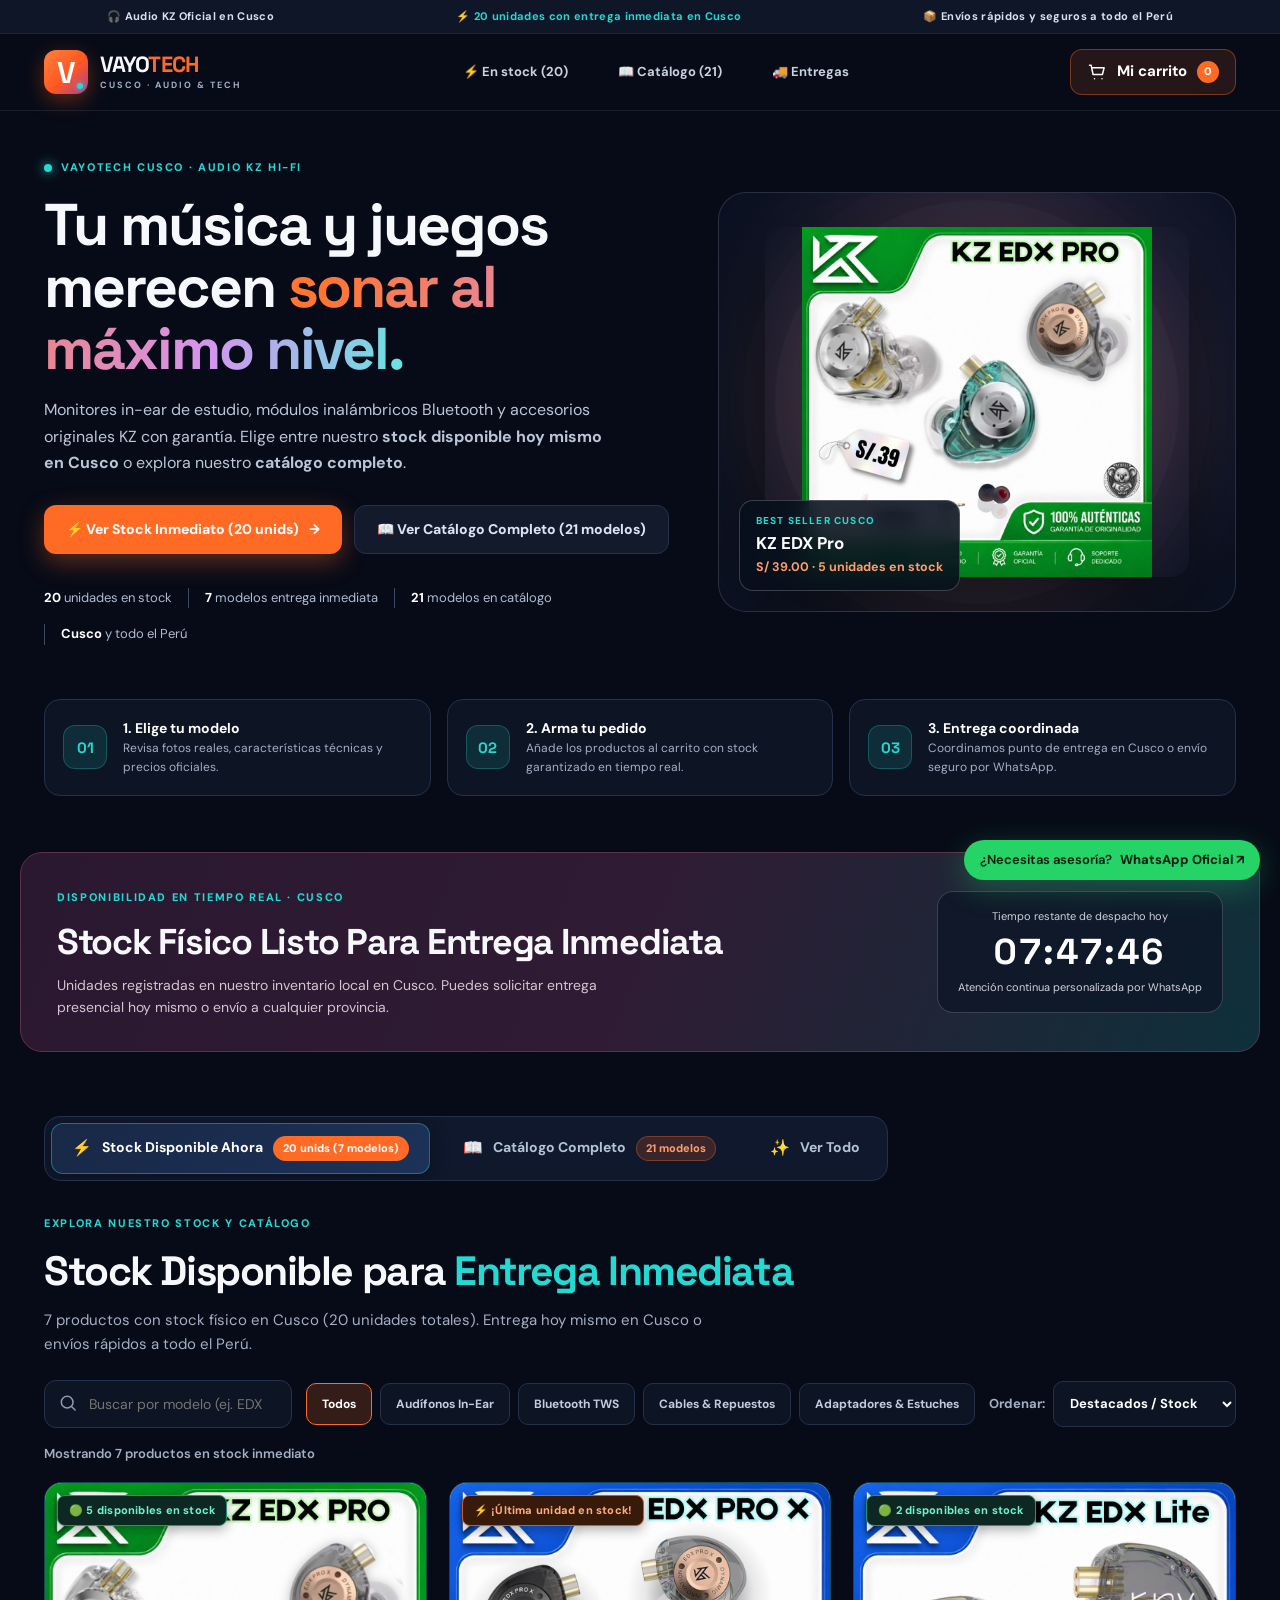
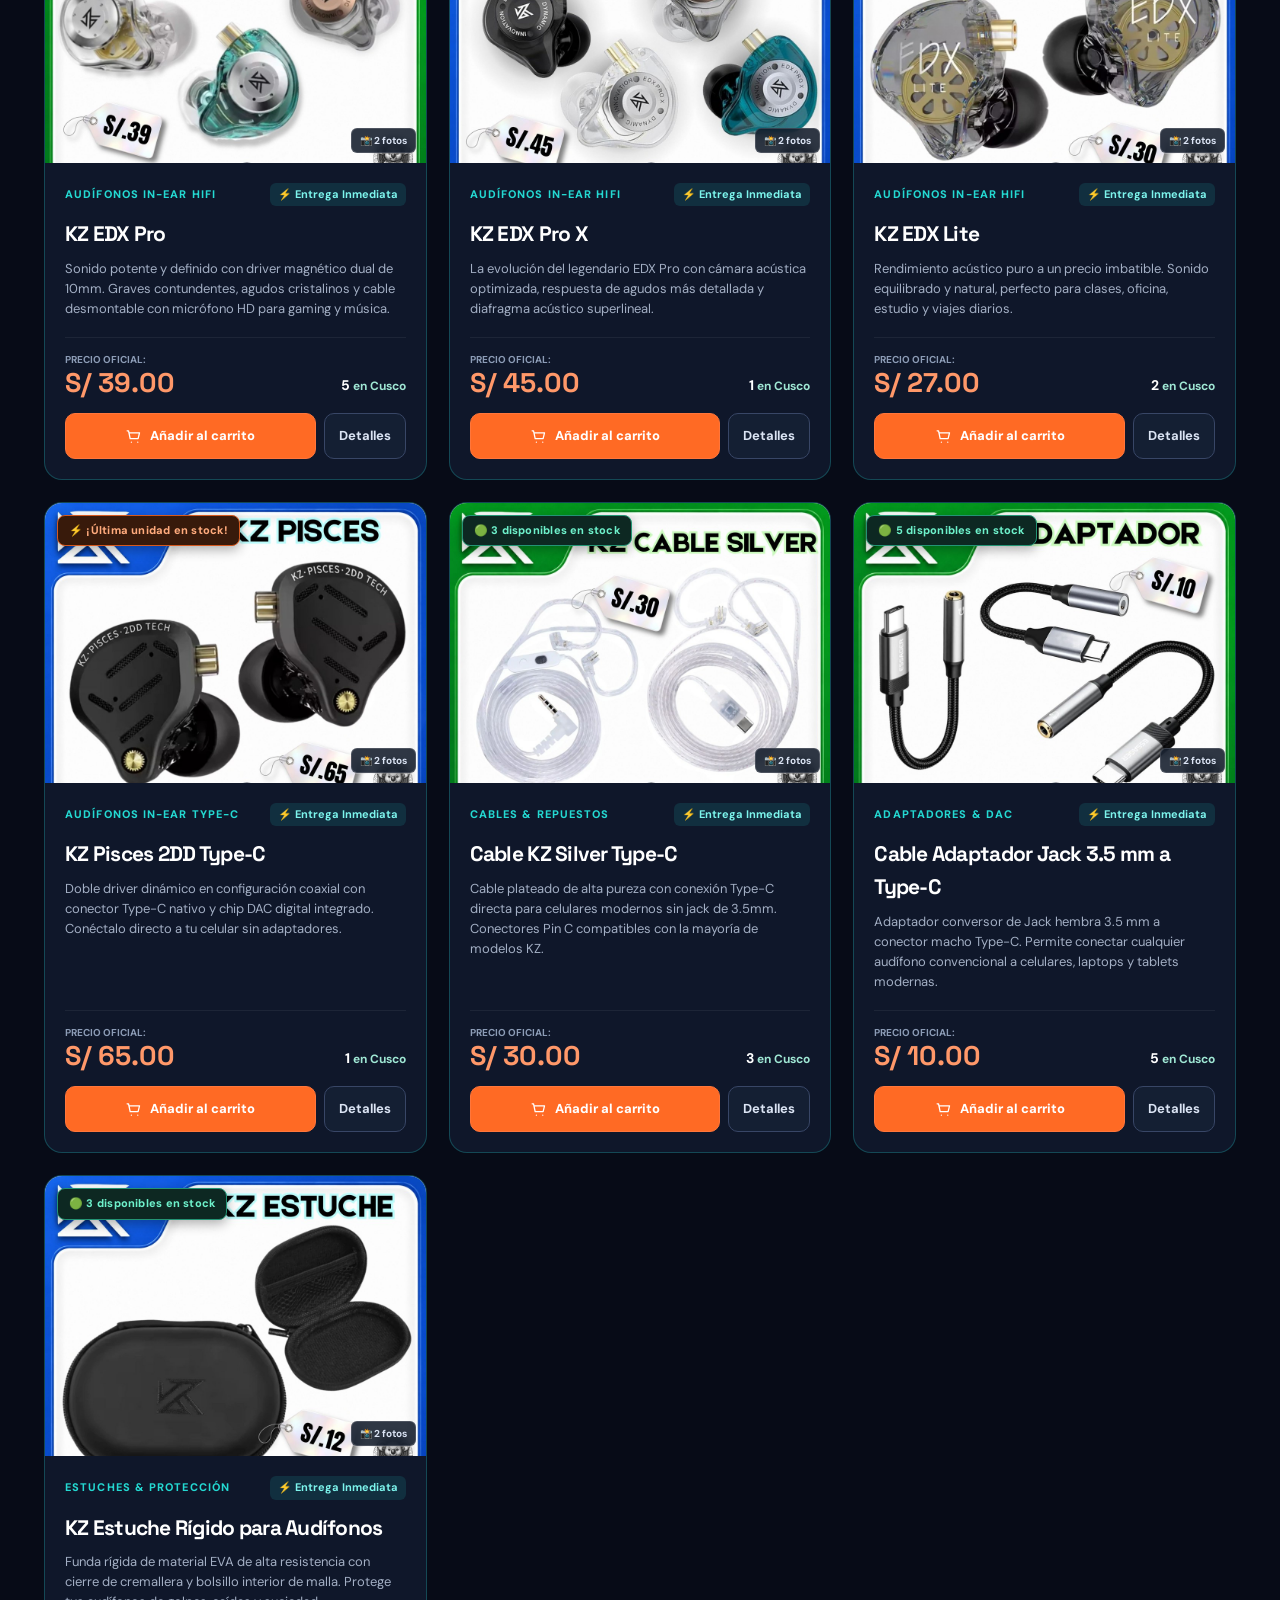
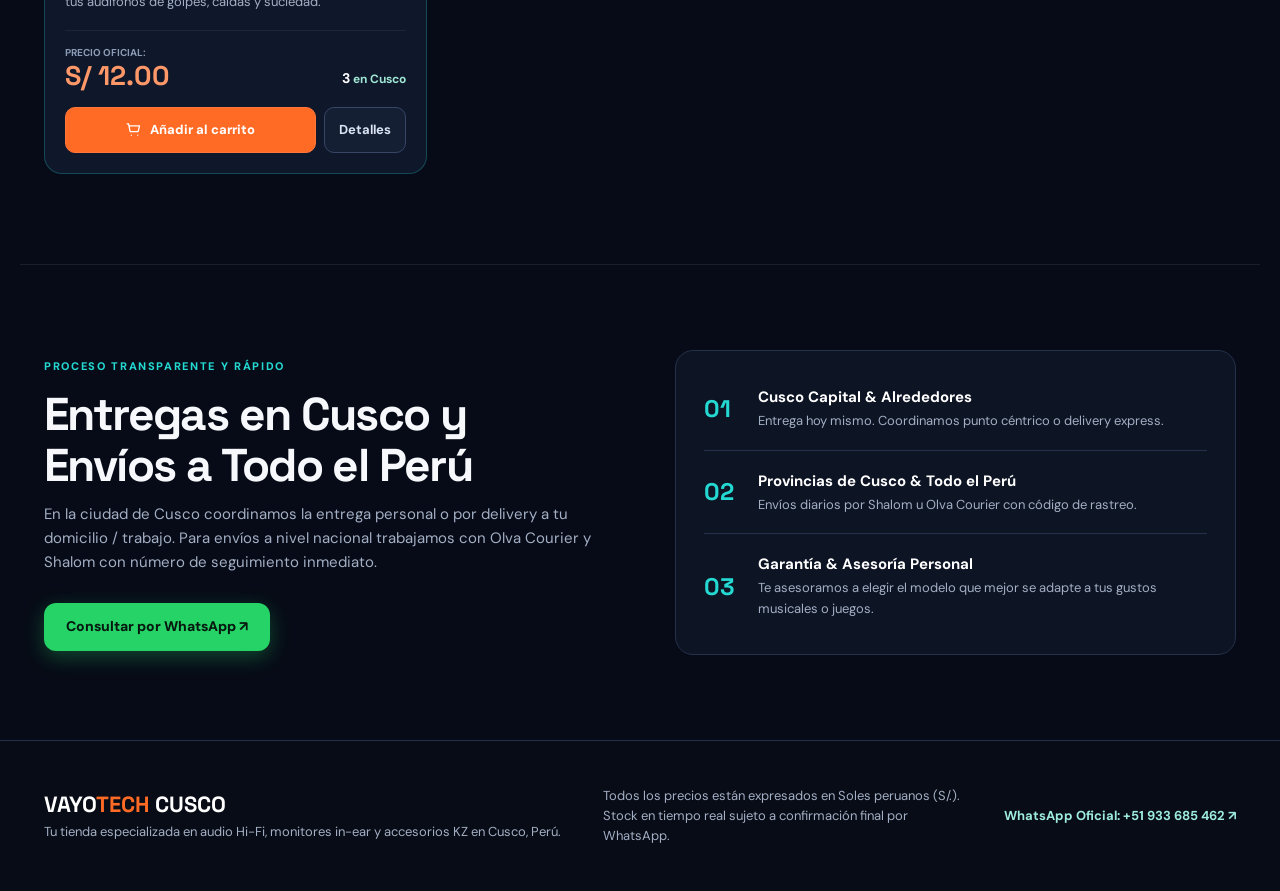
<file: index.legacy.html>
<!doctype html>
<html lang="es">
<head>
  <meta charset="utf-8">
  <meta name="viewport" content="width=device-width, initial-scale=1">
  <meta name="theme-color" content="#070b17">
  <meta name="description" content="VayoTech Cusco: Tienda oficial de audífonos KZ, monitores in-ear, módulos Bluetooth TWS y repuestos con stock disponible en Cusco y envíos a todo el Perú.">
  <title>VayoTech Cusco · Tienda de Audio KZ & Catálogo Oficial</title>
  <link rel="preconnect" href="https://fonts.googleapis.com">
  <link rel="preconnect" href="https://fonts.gstatic.com" crossorigin>
  <link href="https://fonts.googleapis.com/css2?family=DM+Sans:wght@400;500;600;700&family=Space+Grotesk:wght@500;600;700;800&display=swap" rel="stylesheet">
  <link rel="stylesheet" href="styles.css?v=5">
  <script src="app.js?v=5" defer></script>
</head>
<body>

  <!-- Top Announcement Bar -->
  <aside class="topline">
    <span>🎧 Audio KZ Oficial en Cusco</span>
    <span>⚡ 20 unidades con entrega inmediata en Cusco</span>
    <span>📦 Envíos rápidos y seguros a todo el Perú</span>
  </aside>

  <!-- Main Navigation Bar -->
  <header class="header">
    <nav class="nav wrap" aria-label="Navegación principal">
      <a class="logo" href="#inicio" aria-label="VayoTech, volver al inicio">
        <span class="logo-mark">V<span class="logo-dot"></span></span>
        <span>VAYO<span class="logo-accent">TECH</span><small>CUSCO · AUDIO & TECH</small></span>
      </a>

      <div class="navlinks">
        <a href="#disponibles" data-jump-tab="stock">⚡ En stock (20)</a>
        <a href="#disponibles" data-jump-tab="catalog">📖 Catálogo (21)</a>
        <a href="#entregas">🚚 Entregas</a>
      </div>

      <button class="cart-trigger" id="openCart" type="button" aria-label="Abrir mi carrito">
        <svg viewBox="0 0 24 24" aria-hidden="true">
          <path d="M3 4h2l2.3 11h11.2l2-8H6M9 20h.01M18 20h.01"/>
        </svg>
        <span>Mi carrito</span>
        <b id="cartCount">0</b>
      </button>
    </nav>
  </header>

  <main id="inicio">
    <!-- Hero Showcase Section -->
    <section class="hero wrap">
      <div class="hero-copy">
        <div class="overline"><i></i> VAYOTECH CUSCO · AUDIO KZ HI-FI</div>
        <h1>Tu música y juegos merecen <em>sonar al máximo nivel.</em></h1>
        <p>Monitores in-ear de estudio, módulos inalámbricos Bluetooth y accesorios originales KZ con garantía. Elige entre nuestro <strong>stock disponible hoy mismo en Cusco</strong> o explora nuestro <strong>catálogo completo</strong>.</p>
        
        <div class="hero-actions">
          <button class="button primary" type="button" data-jump-tab="stock">
            ⚡ Ver Stock Inmediato (20 unids) <span aria-hidden="true">→</span>
          </button>
          <button class="button subtle" type="button" data-jump-tab="catalog">
            📖 Ver Catálogo Completo (21 modelos)
          </button>
        </div>

        <div class="hero-facts">
          <span><b>20</b> unidades en stock</span>
          <span><b>7</b> modelos entrega inmediata</span>
          <span><b>21</b> modelos en catálogo</span>
          <span><b>Cusco</b> y todo el Perú</span>
        </div>
      </div>

      <div class="hero-visual">
        <div class="visual-glow"></div>
        <div class="visual-ring"></div>
        <img src="images/kz_edx_pro.jpg" alt="Audífonos KZ EDX Pro disponibles en VayoTech Cusco" fetchpriority="high">
        <div class="hero-sticker">
          <span>BEST SELLER CUSCO</span>
          <strong>KZ EDX Pro</strong>
          <small>S/ 39.00 · 5 unidades en stock</small>
        </div>
      </div>
    </section>

    <!-- Shopping Process Steps -->
    <section class="benefits wrap" aria-label="Cómo comprar en VayoTech">
      <div>
        <span class="benefit-icon">01</span>
        <strong>1. Elige tu modelo</strong>
        <small>Revisa fotos reales, características técnicas y precios oficiales.</small>
      </div>
      <div>
        <span class="benefit-icon">02</span>
        <strong>2. Arma tu pedido</strong>
        <small>Añade los productos al carrito con stock garantizado en tiempo real.</small>
      </div>
      <div>
        <span class="benefit-icon">03</span>
        <strong>3. Entrega coordinada</strong>
        <small>Coordinamos punto de entrega en Cusco o envío seguro por WhatsApp.</small>
      </div>
    </section>

    <!-- Sale & Urgency Banner -->
    <section class="sale wrap">
      <div>
        <span class="sale-label">DISPONIBILIDAD EN TIEMPO REAL · CUSCO</span>
        <h2>Stock Físico Listo Para Entrega Inmediata</h2>
        <p>Unidades registradas en nuestro inventario local en Cusco. Puedes solicitar entrega presencial hoy mismo o envío a cualquier provincia.</p>
      </div>
      <div class="sale-count">
        <span>Tiempo restante de despacho hoy</span>
        <strong id="countdown">--:--:--</strong>
        <small>Atención continua personalizada por WhatsApp</small>
      </div>
    </section>

    <!-- Store Section with Tabs -->
    <section class="shop wrap" id="disponibles">
      
      <!-- Primary Tab Switcher -->
      <div class="view-tabs-container">
        <div class="view-tabs" role="tablist" aria-label="Pestañas de productos">
          <button class="view-tab active" data-tab="stock" role="tab" aria-selected="true" id="tab-stock">
            <span class="tab-icon">⚡</span>
            <span class="tab-text">Stock Disponible Ahora</span>
            <span class="tab-badge" id="tabStockBadge">20 unidades</span>
          </button>
          <button class="view-tab" data-tab="catalog" role="tab" aria-selected="false" id="tab-catalog">
            <span class="tab-icon">📖</span>
            <span class="tab-text">Catálogo Completo</span>
            <span class="tab-badge" id="tabCatalogBadge">21 modelos</span>
          </button>
          <button class="view-tab" data-tab="all" role="tab" aria-selected="false" id="tab-all">
            <span class="tab-icon">✨</span>
            <span class="tab-text">Ver Todo</span>
          </button>
        </div>
      </div>

      <!-- Section Title (Dynamic according to active tab) -->
      <div class="section-head">
        <div>
          <span class="kicker">EXPLORA NUESTRO STOCK Y CATÁLOGO</span>
          <h2 id="shopSectionTitle">Stock Disponible para <em>Entrega Inmediata</em></h2>
          <p id="shopSectionDesc">7 productos con stock físico en Cusco (20 unidades totales). Entrega hoy mismo en Cusco o envíos rápidos a todo el Perú.</p>
        </div>
      </div>

      <!-- Filters & Tools Bar -->
      <div class="shop-tools">
        <label class="searchbox">
          <svg viewBox="0 0 24 24" aria-hidden="true"><circle cx="11" cy="11" r="7"/><path d="m16.5 16.5 4 4"/></svg>
          <input id="search" type="search" placeholder="Buscar por modelo (ej. EDX Pro, Castor, Cable Silver, Estuche...)" aria-label="Buscar en stock o catálogo">
        </label>

        <div class="filters" aria-label="Filtrar por categoría">
          <button class="filter active" data-filter="all" type="button">Todos</button>
          <button class="filter" data-filter="audifonos" type="button">Audífonos In-Ear</button>
          <button class="filter" data-filter="tws" type="button">Bluetooth TWS</button>
          <button class="filter" data-filter="cables" type="button">Cables & Repuestos</button>
          <button class="filter" data-filter="accesorios" type="button">Adaptadores & Estuches</button>
        </div>

        <label class="sort-label">
          Ordenar:
          <select id="sort" aria-label="Ordenar productos">
            <option value="featured">Destacados / Stock</option>
            <option value="low">Menor precio</option>
            <option value="high">Mayor precio</option>
            <option value="stock">Mayor disponibilidad</option>
          </select>
        </label>
      </div>

      <!-- Results Feedback -->
      <p id="resultCount" class="results" aria-live="polite">Cargando productos...</p>

      <!-- Dynamic Product Grid -->
      <div class="product-grid" id="productGrid"></div>
    </section>

    <!-- Delivery & Shipping Section -->
    <section class="delivery wrap" id="entregas">
      <div>
        <span class="kicker">PROCESO TRANSPARENTE Y RÁPIDO</span>
        <h2>Entregas en Cusco y Envíos a Todo el Perú</h2>
        <p>En la ciudad de Cusco coordinamos la entrega personal o por delivery a tu domicilio / trabajo. Para envíos a nivel nacional trabajamos con Olva Courier y Shalom con número de seguimiento inmediato.</p>
        <a class="button whatsapp" href="https://wa.me/51933685462?text=Hola%20VayoTech%2C%20quiero%20hacer%20una%20consulta%20sobre%20entregas%20y%20productos." target="_blank" rel="noopener">
          Consultar por WhatsApp ↗
        </a>
      </div>

      <div class="delivery-box">
        <div>
          <span>01</span>
          <p>
            <b>Cusco Capital & Alrededores</b>
            <small>Entrega hoy mismo. Coordinamos punto céntrico o delivery express.</small>
          </p>
        </div>
        <div>
          <span>02</span>
          <p>
            <b>Provincias de Cusco & Todo el Perú</b>
            <small>Envíos diarios por Shalom u Olva Courier con código de rastreo.</small>
          </p>
        </div>
        <div>
          <span>03</span>
          <p>
            <b>Garantía & Asesoría Personal</b>
            <small>Te asesoramos a elegir el modelo que mejor se adapte a tus gustos musicales o juegos.</small>
          </p>
        </div>
      </div>
    </section>
  </main>

  <!-- Footer -->
  <footer>
    <div class="wrap footer-inner">
      <div class="footer-brand">
        <strong>VAYO<span>TECH</span> CUSCO</strong>
        <p>Tu tienda especializada en audio Hi-Fi, monitores in-ear y accesorios KZ en Cusco, Perú.</p>
      </div>
      <p>Todos los precios están expresados en Soles peruanos (S/.). Stock en tiempo real sujeto a confirmación final por WhatsApp.</p>
      <a href="https://wa.me/51933685462" target="_blank" rel="noopener">
        WhatsApp Oficial: +51 933 685 462 ↗
      </a>
    </div>
  </footer>

  <!-- Shopping Cart Drawer -->
  <div class="scrim" id="scrim" hidden></div>
  <aside class="drawer" id="drawer" aria-label="Carrito de compras" aria-modal="true" role="dialog" hidden>
    <div class="drawer-head">
      <div>
        <span class="kicker">TU PEDIDO</span>
        <h2>Mi Carrito (<span id="drawerCount">0</span>)</h2>
      </div>
      <button class="close" id="closeCart" type="button" aria-label="Cerrar carrito">×</button>
    </div>

    <div class="drawer-scroll">
      <div id="cartItems"></div>

      <div id="checkout" hidden>
        <div class="total">
          <span>Subtotal de productos:</span>
          <strong id="subtotal">S/ 0.00</strong>
        </div>
        <p class="total-note">El delivery en Cusco (S/ 3 - 5) o envío nacional se confirma directamente al chatear.</p>

        <h3>Datos para coordinar tu entrega</h3>
        <form id="orderForm">
          <label>
            Tu nombre completo:
            <input id="customer" name="customer" autocomplete="name" required placeholder="Ej. Juan Pérez">
          </label>
          <label>
            Teléfono de contacto / WhatsApp:
            <input id="phone" name="phone" type="tel" autocomplete="tel" inputmode="tel" required placeholder="Ej. 987 654 321">
          </label>
          <label>
            Tipo de entrega:
            <select id="delivery" name="delivery">
              <option value="Entrega en Cusco (Punto Céntrico / Delivery)">Entrega en Cusco (Punto Céntrico / Delivery)</option>
              <option value="Envío Nacional (Shalom / Olva)">Envío Nacional (Shalom / Olva)</option>
            </select>
          </label>
          <label>
            Dirección en Cusco o Ciudad / Agencia nacional:
            <textarea id="destination" name="destination" required rows="2" placeholder="Ej. San Sebastián, Cusco / Arequipa - Agencia Shalom"></textarea>
          </label>
          <button class="button primary checkout-button" type="submit">
            Continuar por WhatsApp <span aria-hidden="true">↗</span>
          </button>
          <p class="privacy-note">Se abrirá WhatsApp con el resumen de tu pedido armado y listo para enviar en un clic.</p>
        </form>
      </div>
    </div>
  </aside>

  <!-- Product Details Modal Backdrop -->
  <div class="modal-backdrop" id="modalBackdrop" hidden>
    <div class="modal" role="dialog" aria-modal="true" aria-label="Detalle técnico de producto">
      <button class="close modal-close" id="closeModal" type="button" aria-label="Cerrar detalle">×</button>
      <div id="modalContent"></div>
    </div>
  </div>

  <!-- Notification Toast -->
  <div class="toast" id="toast" role="status" aria-live="polite"></div>

  <!-- Floating Help Button -->
  <a class="help" href="https://wa.me/51933685462?text=Hola%20VayoTech%20Cusco%2C%20necesito%20asesor%C3%ADa%20para%20elegir%20el%20mejor%20aud%C3%ADfono%20KZ." target="_blank" rel="noopener" aria-label="Hablar con VayoTech por WhatsApp">
    <span>¿Necesitas asesoría?</span>
    <b>WhatsApp Oficial ↗</b>
  </a>

</body>
</html>
</file>
<file: styles.css>
:root {
  color-scheme: dark;
  --bg: #070b17;
  --panel: #0d1424;
  --panel2: #121c2e;
  --panel-card: #0f172a;
  --line: #25314a;
  --line-light: #384666;
  --text: #f7f8fc;
  --text-bright: #ffffff;
  --muted: #a3afc4;
  --orange: #ff6a24;
  --orange-glow: rgba(255, 106, 36, 0.35);
  --cyan: #24d9d2;
  --cyan-glow: rgba(36, 217, 210, 0.3);
  --purple: #a87ffb;
  --green: #25d366;
  --green-glow: rgba(37, 211, 102, 0.3);
}

* {
  box-sizing: border-box;
}

html {
  scroll-behavior: smooth;
}

body {
  margin: 0;
  background: var(--bg);
  color: var(--text);
  font: 15px/1.55 "DM Sans", Arial, sans-serif;
  overflow-x: hidden;
}

button, input, select, textarea {
  font: inherit;
}

button {
  cursor: pointer;
  border: none;
  background: transparent;
}

a {
  color: inherit;
  text-decoration: none;
}

svg {
  width: 20px;
  height: 20px;
  fill: none;
  stroke: currentColor;
  stroke-width: 1.8;
  stroke-linecap: round;
  stroke-linejoin: round;
}

[hidden] {
  display: none !important;
}

.wrap {
  max-width: 1240px;
  margin: auto;
  padding-left: 24px;
  padding-right: 24px;
}

/* TOP ANNOUNCEMENT BAR */
.topline {
  min-height: 34px;
  display: flex;
  align-items: center;
  justify-content: space-around;
  gap: 16px;
  padding: 6px 24px;
  background: #0f1628;
  border-bottom: 1px solid rgba(255, 255, 255, 0.07);
  color: #d8e0ef;
  font-size: 11px;
  font-weight: 700;
  letter-spacing: .03em;
}

.topline span:nth-child(2) {
  color: var(--cyan);
}

/* MAIN HEADER */
.header {
  position: sticky;
  top: 0;
  z-index: 25;
  background: rgba(8, 13, 25, 0.92);
  backdrop-filter: blur(18px);
  -webkit-backdrop-filter: blur(18px);
  border-bottom: 1px solid rgba(255, 255, 255, 0.08);
}

.nav {
  height: 76px;
  display: flex;
  align-items: center;
  justify-content: space-between;
  gap: 24px;
}

.logo {
  display: flex;
  align-items: center;
  gap: 12px;
  font: 800 22px/1 "Space Grotesk", sans-serif;
  letter-spacing: -0.04em;
  white-space: nowrap;
}

.logo small {
  display: block;
  margin-top: 4px;
  font: 700 9px "DM Sans", sans-serif;
  letter-spacing: .22em;
  color: #9cb0c8;
}

.logo-accent, .footer-brand span {
  color: var(--orange);
}

.logo-mark {
  width: 44px;
  height: 44px;
  display: grid;
  place-items: center;
  position: relative;
  border-radius: 12px;
  background: linear-gradient(135deg, #ff813e, #ff5720 55%, #aa3e97);
  color: #fff;
  font: 800 30px "Space Grotesk", sans-serif;
  box-shadow: 0 6px 20px rgba(255, 94, 0, 0.35);
}

.logo-dot {
  position: absolute;
  right: 5px;
  bottom: 5px;
  width: 6px;
  height: 6px;
  border-radius: 50%;
  background: var(--cyan);
  box-shadow: 0 0 6px var(--cyan);
}

.navlinks {
  display: flex;
  gap: 26px;
  color: #c8d1df;
  font-size: 13px;
  font-weight: 700;
}

.navlinks a {
  padding: 8px 12px;
  border-radius: 8px;
  transition: all .2s;
}

.navlinks a:hover {
  color: var(--cyan);
  background: rgba(36, 217, 210, 0.08);
}

.cart-trigger {
  display: flex;
  align-items: center;
  gap: 10px;
  padding: 10px 16px;
  border: 1px solid rgba(255, 106, 36, 0.4);
  border-radius: 12px;
  background: rgba(255, 106, 36, 0.12);
  color: #fff;
  font-weight: 700;
  white-space: nowrap;
  transition: all .2s;
}

.cart-trigger:hover {
  background: rgba(255, 106, 36, 0.25);
  border-color: var(--orange);
  transform: translateY(-1px);
}

.cart-trigger b {
  min-width: 22px;
  height: 22px;
  display: grid;
  place-items: center;
  border-radius: 50%;
  background: var(--orange);
  color: #fff;
  font-size: 11px;
  font-weight: 800;
}

/* HERO SECTION */
.hero {
  display: grid;
  grid-template-columns: 1.1fr 0.9fr;
  align-items: center;
  gap: 40px;
  min-height: 520px;
  padding-top: 48px;
  padding-bottom: 54px;
}

.hero-copy {
  position: relative;
  z-index: 1;
}

.overline, .kicker, .sale-label {
  font-size: 11px;
  letter-spacing: .15em;
  font-weight: 800;
  color: var(--cyan);
  text-transform: uppercase;
}

.overline {
  display: flex;
  align-items: center;
  gap: 9px;
}

.overline i {
  width: 8px;
  height: 8px;
  border-radius: 50%;
  background: var(--cyan);
  box-shadow: 0 0 12px var(--cyan);
}

h1, h2, h3, h4, p {
  margin-top: 0;
}

h1, h2, h3, h4 {
  font-family: "Space Grotesk", sans-serif;
  letter-spacing: -0.035em;
}

h1 {
  font-size: clamp(40px, 4.6vw, 68px);
  line-height: 1.05;
  margin: 18px 0;
  font-weight: 800;
}

h1 em {
  font-style: normal;
  background: linear-gradient(100deg, #ff7532 8%, #d595ed 65%, #66e5e2);
  -webkit-background-clip: text;
  background-clip: text;
  color: transparent;
}

.hero-copy > p {
  max-width: 580px;
  font-size: 16px;
  color: #bbc6d8;
  line-height: 1.65;
}

.hero-actions {
  display: flex;
  flex-wrap: wrap;
  gap: 12px;
  margin: 28px 0 34px;
}

.button {
  display: inline-flex;
  justify-content: center;
  align-items: center;
  gap: 10px;
  border-radius: 12px;
  padding: 13px 22px;
  font-weight: 800;
  font-size: 14px;
  text-align: center;
  transition: all .2s;
}

.button:hover {
  transform: translateY(-2px);
}

.primary {
  background: var(--orange);
  color: #fff;
  box-shadow: 0 8px 24px var(--orange-glow);
}

.primary:hover {
  background: #ff7d3e;
  box-shadow: 0 10px 30px rgba(255, 106, 36, 0.5);
}

.subtle {
  border: 1px solid var(--line);
  background: #121a2b;
  color: #dbe4f4;
}

.subtle:hover {
  border-color: var(--cyan);
  color: #fff;
  background: #18233a;
}

.hero-facts {
  display: flex;
  flex-wrap: wrap;
  gap: 16px;
  color: #aebbd0;
  font-size: 13px;
}

.hero-facts span + span {
  border-left: 1px solid #3d4a62;
  padding-left: 16px;
}

.hero-facts b {
  color: #fff;
  font-weight: 700;
}

.hero-visual {
  position: relative;
  height: 420px;
  border: 1px solid rgba(255, 255, 255, 0.12);
  border-radius: 28px;
  background: radial-gradient(circle at 55% 42%, #2d3353 0%, #171c35 45%, #0b1223 80%);
  overflow: hidden;
  display: grid;
  place-items: center;
}

.hero-visual img {
  position: relative;
  z-index: 2;
  width: 82%;
  max-height: 350px;
  object-fit: contain;
  border-radius: 18px;
  box-shadow: 0 25px 80px rgba(0, 0, 0, 0.6);
  transition: transform .3s;
}

.hero-visual:hover img {
  transform: scale(1.02);
}

.visual-glow {
  position: absolute;
  width: 320px;
  height: 320px;
  border-radius: 50%;
  background: rgba(255, 106, 36, 0.35);
  filter: blur(80px);
}

.visual-ring {
  position: absolute;
  width: 340px;
  height: 340px;
  border: 1px solid rgba(127, 131, 184, 0.25);
  border-radius: 50%;
  box-shadow: 0 0 0 32px rgba(148, 151, 192, 0.04), 0 0 0 64px rgba(148, 151, 192, 0.02);
}

.hero-sticker {
  position: absolute;
  z-index: 3;
  bottom: 20px;
  left: 20px;
  padding: 12px 16px;
  border: 1px solid rgba(255, 255, 255, 0.2);
  border-radius: 14px;
  background: rgba(8, 16, 29, 0.88);
  backdrop-filter: blur(10px);
}

.hero-sticker span {
  display: block;
  color: var(--cyan);
  font-size: 10px;
  letter-spacing: .12em;
  font-weight: 800;
}

.hero-sticker strong {
  display: block;
  font-size: 17px;
  color: #fff;
  margin: 2px 0;
}

.hero-sticker small {
  display: block;
  color: #ff9b6b;
  font-weight: 700;
}

/* BENEFITS SECTION */
.benefits {
  display: grid;
  grid-template-columns: repeat(3, 1fr);
  gap: 16px;
  margin-bottom: 56px;
}

.benefits > div {
  display: grid;
  grid-template-columns: 46px 1fr;
  align-items: center;
  column-gap: 14px;
  border: 1px solid var(--line);
  border-radius: 16px;
  background: var(--panel);
  padding: 18px;
}

.benefit-icon {
  grid-row: span 2;
  display: grid;
  place-items: center;
  width: 44px;
  height: 44px;
  background: rgba(36, 217, 210, 0.12);
  border: 1px solid rgba(36, 217, 210, 0.25);
  border-radius: 12px;
  color: var(--cyan);
  font: 800 15px "Space Grotesk";
}

.benefits strong {
  font-size: 14px;
  color: #fff;
}

.benefits small {
  color: var(--muted);
  font-size: 12px;
}

/* SALE & URGENCY BANNER */
.sale {
  display: flex;
  justify-content: space-between;
  align-items: center;
  gap: 30px;
  position: relative;
  overflow: hidden;
  margin-bottom: 64px;
  padding: 32px 36px;
  border: 1px solid #5a3348;
  border-radius: 22px;
  background: linear-gradient(112deg, #2a1730, #2f1c34 50%, #0e303a);
}

.sale h2 {
  font-size: clamp(24px, 2.8vw, 36px);
  margin: 6px 0;
  font-weight: 800;
}

.sale p {
  max-width: 580px;
  color: #d6c4ce;
  margin-bottom: 0;
  font-size: 14px;
}

.sale-count {
  min-width: 270px;
  border: 1px solid rgba(255, 255, 255, 0.18);
  border-radius: 16px;
  padding: 16px 20px;
  text-align: center;
  background: rgba(12, 20, 38, 0.75);
  backdrop-filter: blur(8px);
}

.sale-count span, .sale-count small {
  display: block;
  color: #d2d1db;
  font-size: 11px;
}

.sale-count strong {
  display: block;
  color: #fff;
  font: 800 36px "Space Grotesk", sans-serif;
  font-variant-numeric: tabular-nums;
  letter-spacing: .06em;
  margin: 4px 0;
}

/* TABS CONTAINER & NAVIGATION */
.view-tabs-container {
  margin-bottom: 30px;
}

.view-tabs {
  display: flex;
  gap: 12px;
  padding: 6px;
  background: #0f182c;
  border: 1px solid var(--line);
  border-radius: 16px;
  width: fit-content;
  max-width: 100%;
  overflow-x: auto;
}

.view-tab {
  display: inline-flex;
  align-items: center;
  gap: 10px;
  padding: 12px 20px;
  border-radius: 12px;
  color: #b5c2d8;
  font-weight: 700;
  font-size: 14px;
  white-space: nowrap;
  transition: all .25s cubic-bezier(0.16, 1, 0.3, 1);
  border: 1px solid transparent;
}

.view-tab:hover {
  color: #fff;
  background: rgba(255, 255, 255, 0.05);
}

.view-tab.active {
  background: linear-gradient(135deg, #182846, #1c3258);
  color: #fff;
  border-color: rgba(36, 217, 210, 0.4);
  box-shadow: 0 4px 18px rgba(0, 0, 0, 0.35);
}

.view-tab .tab-icon {
  font-size: 16px;
}

.view-tab .tab-badge {
  padding: 3px 9px;
  border-radius: 20px;
  background: rgba(255, 106, 36, 0.18);
  border: 1px solid rgba(255, 106, 36, 0.35);
  color: #ff9b6b;
  font-size: 11px;
  font-weight: 800;
}

.view-tab.active .tab-badge {
  background: var(--orange);
  color: #fff;
  border-color: transparent;
}

/* SHOP SECTION */
.shop {
  padding-bottom: 90px;
  scroll-margin-top: 90px;
}

.section-head {
  margin-bottom: 24px;
}

.section-head h2 {
  font-size: clamp(28px, 3.2vw, 42px);
  margin: 6px 0;
  font-weight: 800;
}

.section-head h2 em {
  font-style: normal;
  color: var(--cyan);
}

.section-head p {
  color: var(--muted);
  max-width: 680px;
  margin: 0;
  font-size: 15px;
}

/* SEARCH & FILTERS TOOLBAR */
.shop-tools {
  display: flex;
  align-items: center;
  gap: 14px;
  margin-bottom: 16px;
}

.searchbox {
  position: relative;
  flex: 1;
  min-width: 220px;
}

.searchbox svg {
  position: absolute;
  left: 14px;
  top: 13px;
  color: #8d9bb1;
}

.searchbox input {
  width: 100%;
  height: 48px;
  padding: 0 14px 0 44px;
  border: 1px solid var(--line);
  border-radius: 12px;
  background: var(--panel);
  color: #fff;
  outline: 0;
  transition: border-color .2s;
  font-size: 14px;
}

.searchbox input:focus {
  border-color: var(--cyan);
  box-shadow: 0 0 0 3px rgba(36, 217, 210, 0.15);
}

.filters {
  display: flex;
  gap: 8px;
  flex-wrap: wrap;
}

.filter {
  border: 1px solid var(--line);
  border-radius: 10px;
  background: var(--panel);
  color: #c1ccdd;
  padding: 11px 15px;
  font-size: 12px;
  font-weight: 700;
  transition: all .2s;
  white-space: nowrap;
}

.filter:hover, .filter.active {
  border-color: var(--orange);
  background: rgba(255, 106, 36, 0.18);
  color: #fff;
}

.sort-label {
  display: flex;
  align-items: center;
  gap: 8px;
  color: var(--muted);
  font-size: 13px;
  font-weight: 700;
  white-space: nowrap;
}

.sort-label select {
  height: 46px;
  padding: 0 12px;
  border: 1px solid var(--line);
  border-radius: 10px;
  background: var(--panel);
  color: #fff;
  outline: none;
  font-size: 13px;
}

.results {
  color: var(--muted);
  font-size: 13px;
  margin: 0 0 18px;
  font-weight: 600;
}

/* PRODUCT GRID & CARDS */
.product-grid {
  display: grid;
  grid-template-columns: repeat(3, minmax(0, 1fr));
  gap: 22px;
}

.product-card {
  display: flex;
  flex-direction: column;
  overflow: hidden;
  border: 1px solid var(--line);
  border-radius: 18px;
  background: var(--panel-card);
  transition: all .25s cubic-bezier(0.16, 1, 0.3, 1);
  position: relative;
}

.product-card:hover {
  transform: translateY(-4px);
  border-color: #4b6388;
  box-shadow: 0 16px 40px rgba(0, 0, 0, 0.45);
}

.product-card.is-in-stock {
  border-color: rgba(36, 217, 210, 0.25);
}

.product-card.is-in-stock:hover {
  border-color: var(--cyan);
}

.photo {
  position: relative;
  height: 280px;
  background: #f4f5f8;
  overflow: hidden;
  cursor: pointer;
  display: grid;
  place-items: center;
}

.photo img {
  width: 100%;
  height: 100%;
  object-fit: contain;
  transition: transform .35s ease;
}

.photo:hover img {
  transform: scale(1.05);
}

.photo-hint {
  position: absolute;
  bottom: 10px;
  right: 10px;
  background: rgba(11, 20, 36, 0.85);
  backdrop-filter: blur(4px);
  color: #dbe4f4;
  border-radius: 6px;
  padding: 4px 8px;
  font-size: 10px;
  font-weight: 700;
  border: 1px solid rgba(255, 255, 255, 0.15);
}

.badge {
  position: absolute;
  top: 12px;
  left: 12px;
  border-radius: 8px;
  padding: 6px 11px;
  font-size: 11px;
  font-weight: 800;
  letter-spacing: .02em;
  box-shadow: 0 4px 12px rgba(0, 0, 0, 0.3);
}

.badge-stock {
  background: #0d2822;
  border: 1px solid #239474;
  color: #6ef1cb;
}

.badge-urgent {
  background: #381a0b;
  border: 1px solid #d4591f;
  color: #ffab7d;
  animation: pulseBadge 2.2s infinite;
}

@keyframes pulseBadge {
  0%, 100% { opacity: 1; transform: scale(1); }
  50% { opacity: 0.9; transform: scale(1.02); }
}

.badge-catalog {
  background: #1e1533;
  border: 1px solid #7544cf;
  color: #d3baff;
}

.card-content {
  display: flex;
  flex: 1;
  flex-direction: column;
  padding: 20px;
}

.card-meta {
  display: flex;
  align-items: center;
  justify-content: space-between;
  gap: 8px;
  margin-bottom: 8px;
}

.card-category {
  font-size: 11px;
  font-weight: 800;
  letter-spacing: .1em;
  color: var(--cyan);
  text-transform: uppercase;
}

.stock-indicator {
  font-size: 11px;
  font-weight: 700;
  padding: 3px 8px;
  border-radius: 6px;
}

.stock-indicator.in-stock {
  background: rgba(36, 217, 210, 0.12);
  color: #7df5ed;
}

.stock-indicator.on-demand {
  background: rgba(168, 127, 251, 0.12);
  color: #c9b1ff;
}

.product-title {
  font-size: 21px;
  font-weight: 700;
  margin: 4px 0 8px;
  color: #fff;
  cursor: pointer;
}

.product-title:hover {
  color: var(--cyan);
}

.product-desc {
  color: var(--muted);
  font-size: 13px;
  line-height: 1.55;
  margin-bottom: 18px;
  min-height: 58px;
}

.card-bottom {
  display: flex;
  align-items: flex-end;
  justify-content: space-between;
  gap: 12px;
  margin-top: auto;
  padding-top: 14px;
  border-top: 1px solid rgba(255, 255, 255, 0.06);
}

.price-box {
  display: flex;
  flex-direction: column;
}

.price-label {
  font-size: 10px;
  text-transform: uppercase;
  color: #8c9cb6;
  font-weight: 700;
}

.price {
  color: #ff9869;
  font: 800 27px "Space Grotesk", sans-serif;
  line-height: 1.1;
}

.stock-status-box {
  text-align: right;
}

.stock-count-text {
  font-size: 12px;
  color: #9fe7d4;
  font-weight: 700;
}

.stock-count-text b {
  color: #fff;
  font-size: 14px;
}

.catalog-order-text {
  font-size: 11px;
  color: #baa2eb;
  font-weight: 700;
}

/* CARD ACTION BUTTONS */
.card-actions {
  display: flex;
  gap: 8px;
  margin-top: 16px;
}

.card-actions button, .card-actions a {
  display: inline-flex;
  align-items: center;
  justify-content: center;
  gap: 8px;
}

.btn-icon {
  width: 17px;
  height: 17px;
}

.add-button {
  flex: 1;
  border: 1px solid #ff763b;
  border-radius: 10px;
  padding: 12px 14px;
  background: var(--orange);
  color: #fff;
  font-size: 13px;
  font-weight: 800;
  transition: all .2s;
}

.add-button:hover {
  background: #ff844d;
  box-shadow: 0 4px 14px var(--orange-glow);
}

.consult-button {
  flex: 1;
  border: 1px solid rgba(37, 211, 102, 0.45);
  border-radius: 10px;
  padding: 12px 14px;
  background: rgba(37, 211, 102, 0.15);
  color: #86f3b0;
  font-size: 13px;
  font-weight: 800;
  transition: all .2s;
}

.consult-button:hover {
  background: rgba(37, 211, 102, 0.28);
  border-color: var(--green);
  color: #fff;
}

.detail-button {
  border: 1px solid var(--line-light);
  border-radius: 10px;
  padding: 12px 14px;
  background: #141f33;
  color: #dbe4f4;
  font-size: 13px;
  font-weight: 700;
  transition: all .2s;
}

.detail-button:hover {
  border-color: var(--cyan);
  color: #fff;
  background: #1b2944;
}

.empty-results {
  grid-column: 1 / -1;
  padding: 50px 24px;
  border: 2px dashed var(--line);
  border-radius: 18px;
  color: var(--muted);
  text-align: center;
}

.empty-icon {
  font-size: 40px;
  margin-bottom: 12px;
}

.empty-results h3 {
  color: #fff;
  font-size: 20px;
  margin-bottom: 8px;
}

.empty-results p {
  margin-bottom: 20px;
}

/* DELIVERY SECTION */
.delivery {
  display: grid;
  grid-template-columns: 1fr 1fr;
  gap: 70px;
  align-items: center;
  padding-top: 85px;
  padding-bottom: 85px;
  border-top: 1px solid rgba(255, 255, 255, 0.08);
}

.delivery h2 {
  font-size: clamp(30px, 3.6vw, 46px);
  line-height: 1.1;
  margin: 12px 0;
  font-weight: 800;
}

.delivery p {
  color: var(--muted);
  font-size: 15px;
  line-height: 1.6;
}

.whatsapp {
  margin-top: 14px;
  background: var(--green);
  color: #06180f;
  box-shadow: 0 6px 20px var(--green-glow);
}

.whatsapp:hover {
  background: #39e377;
}

.delivery-box {
  border: 1px solid var(--line);
  border-radius: 18px;
  background: var(--panel);
  padding: 16px 28px;
}

.delivery-box > div {
  display: flex;
  align-items: center;
  gap: 20px;
  padding: 18px 0;
}

.delivery-box > div + div {
  border-top: 1px solid var(--line);
}

.delivery-box span {
  font: 800 24px "Space Grotesk";
  color: var(--cyan);
  min-width: 34px;
}

.delivery-box p {
  margin: 0;
}

.delivery-box b {
  display: block;
  color: #fff;
  font-size: 15px;
}

.delivery-box small {
  display: block;
  color: var(--muted);
  font-size: 13px;
  margin-top: 2px;
}

/* FOOTER */
footer {
  border-top: 1px solid var(--line);
  background: #080c16;
}

.footer-inner {
  min-height: 150px;
  display: flex;
  align-items: center;
  justify-content: space-between;
  gap: 30px;
  color: var(--muted);
  font-size: 13px;
  padding-top: 28px;
  padding-bottom: 28px;
}

.footer-inner > p {
  max-width: 360px;
  margin: 0;
}

.footer-brand strong {
  color: #fff;
  font: 800 22px "Space Grotesk";
}

.footer-brand p {
  margin: 4px 0 0;
  font-size: 13px;
}

.footer-inner a {
  color: #9decdc;
  font-weight: 700;
  white-space: nowrap;
}

/* SCRIM & MODAL BACKDROPS */
.scrim, .modal-backdrop {
  position: fixed;
  inset: 0;
  z-index: 35;
  background: rgba(2, 5, 10, 0.82);
  backdrop-filter: blur(6px);
  -webkit-backdrop-filter: blur(6px);
}

/* SHOPPING CART DRAWER */
.drawer {
  position: fixed;
  z-index: 36;
  right: 0;
  top: 0;
  height: 100dvh;
  width: min(100%, 480px);
  background: #0c1424;
  border-left: 1px solid #3d4c66;
  box-shadow: -25px 0 60px rgba(0, 0, 0, 0.6);
  display: flex;
  flex-direction: column;
}

.drawer-head {
  display: flex;
  align-items: center;
  justify-content: space-between;
  padding: 22px 24px;
  border-bottom: 1px solid var(--line);
}

.drawer-head h2 {
  margin: 4px 0 0;
  font-size: 24px;
  font-weight: 800;
}

.drawer-head h2 span {
  font-size: 16px;
  color: var(--orange);
}

.close {
  width: 38px;
  height: 38px;
  border: 1px solid #53607a;
  border-radius: 10px;
  background: #1a2536;
  color: #fff;
  font: 400 26px/1 Arial;
  display: grid;
  place-items: center;
  transition: background .2s;
}

.close:hover {
  background: #35445c;
}

.drawer-scroll {
  overflow-y: auto;
  padding: 22px 24px 30px;
}

.cart-empty {
  text-align: center;
  padding: 60px 20px;
  color: var(--muted);
}

.cart-empty-icon {
  font-size: 48px;
  margin-bottom: 12px;
}

.cart-empty strong {
  display: block;
  color: #fff;
  font-size: 20px;
  margin-bottom: 6px;
}

.cart-row {
  display: grid;
  grid-template-columns: 74px 1fr auto;
  gap: 14px;
  align-items: start;
  padding: 14px 0;
  border-bottom: 1px solid var(--line);
}

.cart-row img {
  width: 74px;
  height: 74px;
  object-fit: contain;
  border-radius: 10px;
  background: #f4f4f6;
}

.cart-row-details strong {
  display: block;
  font-size: 14px;
  color: #fff;
}

.cart-row-price {
  display: block;
  color: var(--muted);
  font-size: 12px;
  margin-top: 2px;
}

.cart-row .line-total {
  font-size: 15px;
  color: #ff9d72;
  font-weight: 700;
  white-space: nowrap;
}

.qty {
  display: flex;
  align-items: center;
  gap: 10px;
  margin-top: 10px;
}

.qty button {
  width: 28px;
  height: 28px;
  border: 1px solid #536078;
  border-radius: 7px;
  background: #1b273a;
  color: #fff;
  font-weight: 700;
  transition: all .15s;
}

.qty button:hover:not(:disabled) {
  background: #2a3d5c;
  border-color: var(--cyan);
}

.qty button:disabled {
  opacity: 0.4;
  cursor: not-allowed;
}

.qty .remove {
  width: auto;
  border: 0;
  background: transparent;
  color: #ffb197;
  font-size: 11px;
  text-decoration: underline;
  padding: 0 4px;
}

.qty .remove:hover {
  color: #ff7d58;
}

.total {
  display: flex;
  justify-content: space-between;
  align-items: center;
  margin-top: 24px;
  padding-top: 18px;
  border-top: 1px solid var(--line);
  font-size: 16px;
}

.total strong {
  color: #ff9d72;
  font: 800 26px "Space Grotesk";
}

.total-note, .privacy-note {
  font-size: 11px;
  color: var(--muted);
  line-height: 1.4;
}

#checkout h3 {
  margin: 24px 0 14px;
  font-size: 19px;
  color: #fff;
}

#orderForm label {
  display: block;
  margin: 14px 0;
  color: #d8e1ef;
  font-size: 12px;
  font-weight: 700;
}

#orderForm input, #orderForm select, #orderForm textarea {
  display: block;
  width: 100%;
  margin-top: 6px;
  padding: 12px;
  border: 1px solid #3b4963;
  border-radius: 10px;
  outline: 0;
  background: #111e31;
  color: #fff;
  font-size: 13px;
  resize: vertical;
}

#orderForm :is(input, select, textarea):focus {
  border-color: var(--cyan);
  box-shadow: 0 0 0 2px rgba(36, 217, 210, 0.2);
}

.checkout-button {
  width: 100%;
  margin-top: 16px;
  padding: 14px;
}

/* PRODUCT DETAILS MODAL */
.modal-backdrop {
  z-index: 45;
  display: grid;
  place-items: center;
  padding: 20px;
}

.modal {
  position: relative;
  width: min(880px, 100%);
  max-height: 90dvh;
  overflow-y: auto;
  border: 1px solid #55617a;
  border-radius: 20px;
  background: #10192a;
  box-shadow: 0 30px 100px rgba(0, 0, 0, 0.7);
}

.modal-close {
  position: absolute;
  right: 18px;
  top: 18px;
  z-index: 5;
}

.modal-grid {
  display: grid;
  grid-template-columns: 1fr 1.15fr;
}

.modal-gallery {
  display: flex;
  flex-direction: column;
  background: #f4f5f8;
}

.modal-main-image-wrap {
  height: 380px;
  display: grid;
  place-items: center;
  overflow: hidden;
}

.modal-main-image-wrap img {
  width: 100%;
  height: 100%;
  object-fit: contain;
}

.modal-thumbs {
  display: flex;
  gap: 10px;
  padding: 12px 16px;
  background: #e9ebf2;
  border-top: 1px solid #d4d8e2;
}

.modal-thumbs .thumb {
  width: 60px;
  height: 60px;
  border: 2px solid transparent;
  border-radius: 8px;
  overflow: hidden;
  background: #fff;
  padding: 2px;
  transition: all .2s;
}

.modal-thumbs .thumb.active {
  border-color: var(--orange);
  box-shadow: 0 2px 8px rgba(255, 106, 36, 0.35);
}

.modal-thumbs .thumb img {
  width: 100%;
  height: 100%;
  object-fit: contain;
}

.modal-copy {
  padding: 32px;
}

.modal-category-wrap {
  display: flex;
  align-items: center;
  justify-content: space-between;
  gap: 10px;
  margin-bottom: 6px;
}

.modal-copy h2 {
  font-size: 28px;
  font-weight: 800;
  margin: 6px 0;
  color: #fff;
}

.modal-price-box {
  display: flex;
  align-items: baseline;
  gap: 10px;
  margin-bottom: 14px;
}

.modal-price-box .price {
  font-size: 32px;
}

.tax-note {
  font-size: 12px;
  color: var(--muted);
}

.modal-description {
  color: #c5d1e2;
  font-size: 14px;
  line-height: 1.6;
  margin-bottom: 18px;
}

.modal-features h4 {
  font-size: 14px;
  margin-bottom: 8px;
  color: #fff;
}

.modal-features ul {
  padding-left: 20px;
  margin: 0 0 20px;
  color: #dbe4f4;
  font-size: 13px;
}

.modal-features li {
  margin: 6px 0;
}

.modal-delivery-banner {
  display: flex;
  align-items: flex-start;
  gap: 14px;
  padding: 14px;
  border-radius: 12px;
  background: rgba(36, 217, 210, 0.08);
  border: 1px solid rgba(36, 217, 210, 0.2);
  margin-bottom: 22px;
}

.icon-car {
  width: 24px;
  height: 24px;
  color: var(--cyan);
  flex-shrink: 0;
  margin-top: 2px;
}

.modal-delivery-banner strong {
  display: block;
  color: #fff;
  font-size: 13px;
}

.modal-delivery-banner small {
  display: block;
  color: #9cb1c9;
  font-size: 12px;
  margin-top: 2px;
}

.modal-actions .modal-add-btn, .modal-actions .modal-whatsapp-btn {
  width: 100%;
  padding: 14px;
  font-size: 15px;
}

/* NOTIFICATION TOAST */
.toast {
  position: fixed;
  z-index: 60;
  left: 50%;
  bottom: 25px;
  transform: translate(-50%, 20px);
  opacity: 0;
  pointer-events: none;
  padding: 12px 20px;
  border-radius: 12px;
  background: #112a23;
  border: 1px solid #2db888;
  color: #fff;
  font-weight: 700;
  font-size: 14px;
  box-shadow: 0 12px 35px rgba(0, 0, 0, 0.5);
  transition: all .25s ease;
}

.toast.show {
  opacity: 1;
  transform: translate(-50%, 0);
}

/* FLOATING HELP BUTTON */
.help {
  position: fixed;
  z-index: 22;
  right: 20px;
  bottom: 20px;
  display: flex;
  align-items: center;
  gap: 8px;
  padding: 10px 16px;
  border-radius: 50px;
  background: var(--green);
  color: #071b10;
  box-shadow: 0 8px 30px var(--green-glow);
  font-size: 13px;
  font-weight: 800;
  transition: transform .2s;
}

.help:hover {
  transform: scale(1.05);
}

.help span {
  font-weight: 600;
}

/* FOCUS ACCESSIBILITY */
button:focus-visible, a:focus-visible, input:focus-visible, select:focus-visible, textarea:focus-visible {
  outline: 2px solid var(--cyan);
  outline-offset: 2px;
}

/* RESPONSIVE BREAKPOINTS */
@media (max-width: 1040px) {
  .product-grid {
    grid-template-columns: repeat(2, 1fr);
  }
  .hero {
    gap: 25px;
  }
  .hero-visual {
    height: 360px;
  }
}

@media (max-width: 768px) {
  .wrap {
    padding-left: 16px;
    padding-right: 16px;
  }

  .topline span:first-child, .topline span:last-child, .navlinks {
    display: none;
  }

  .topline {
    font-size: 10px;
  }

  .nav {
    height: 65px;
  }

  .logo {
    font-size: 19px;
  }

  .logo-mark {
    width: 38px;
    height: 38px;
    font-size: 26px;
  }

  .cart-trigger span {
    display: none;
  }

  .hero {
    grid-template-columns: 1fr;
    padding-top: 30px;
    padding-bottom: 30px;
    gap: 25px;
  }

  .hero h1 {
    font-size: 38px;
  }

  .hero-visual {
    height: 290px;
  }

  .hero-visual img {
    max-height: 240px;
  }

  .hero-sticker {
    bottom: 12px;
    left: 12px;
    padding: 10px 12px;
  }

  .hero-sticker strong {
    font-size: 15px;
  }

  .hero-facts {
    gap: 10px;
    font-size: 12px;
  }

  .hero-facts span + span {
    padding-left: 10px;
  }

  .benefits {
    grid-template-columns: 1fr;
    gap: 10px;
    margin-bottom: 35px;
  }

  .sale {
    flex-direction: column;
    align-items: stretch;
    padding: 24px 18px;
    margin-bottom: 45px;
  }

  .sale-count {
    min-width: 0;
  }

  .view-tabs {
    width: 100%;
  }

  .view-tab {
    flex: 1;
    justify-content: center;
    padding: 10px 12px;
    font-size: 12px;
  }

  .shop-tools {
    flex-direction: column;
    align-items: stretch;
    gap: 12px;
  }

  .filters {
    overflow-x: auto;
    flex-wrap: nowrap;
    padding-bottom: 4px;
  }

  .sort-label {
    justify-content: space-between;
  }

  .product-grid {
    grid-template-columns: 1fr;
    gap: 16px;
  }

  .photo {
    height: 240px;
  }

  .delivery {
    grid-template-columns: 1fr;
    gap: 30px;
    padding-top: 60px;
    padding-bottom: 60px;
  }

  .footer-inner {
    flex-direction: column;
    align-items: flex-start;
    padding-top: 30px;
    padding-bottom: 35px;
    gap: 14px;
  }

  .modal-grid {
    grid-template-columns: 1fr;
  }

  .modal-main-image-wrap {
    height: 260px;
  }

  .modal-copy {
    padding: 22px;
  }

  .modal-copy h2 {
    font-size: 24px;
  }

  .help span {
    display: none;
  }
}

@media (prefers-reduced-motion: reduce) {
  *, *::before, *::after {
    scroll-behavior: auto !important;
    transition: none !important;
    animation: none !important;
  }
}
</file>
